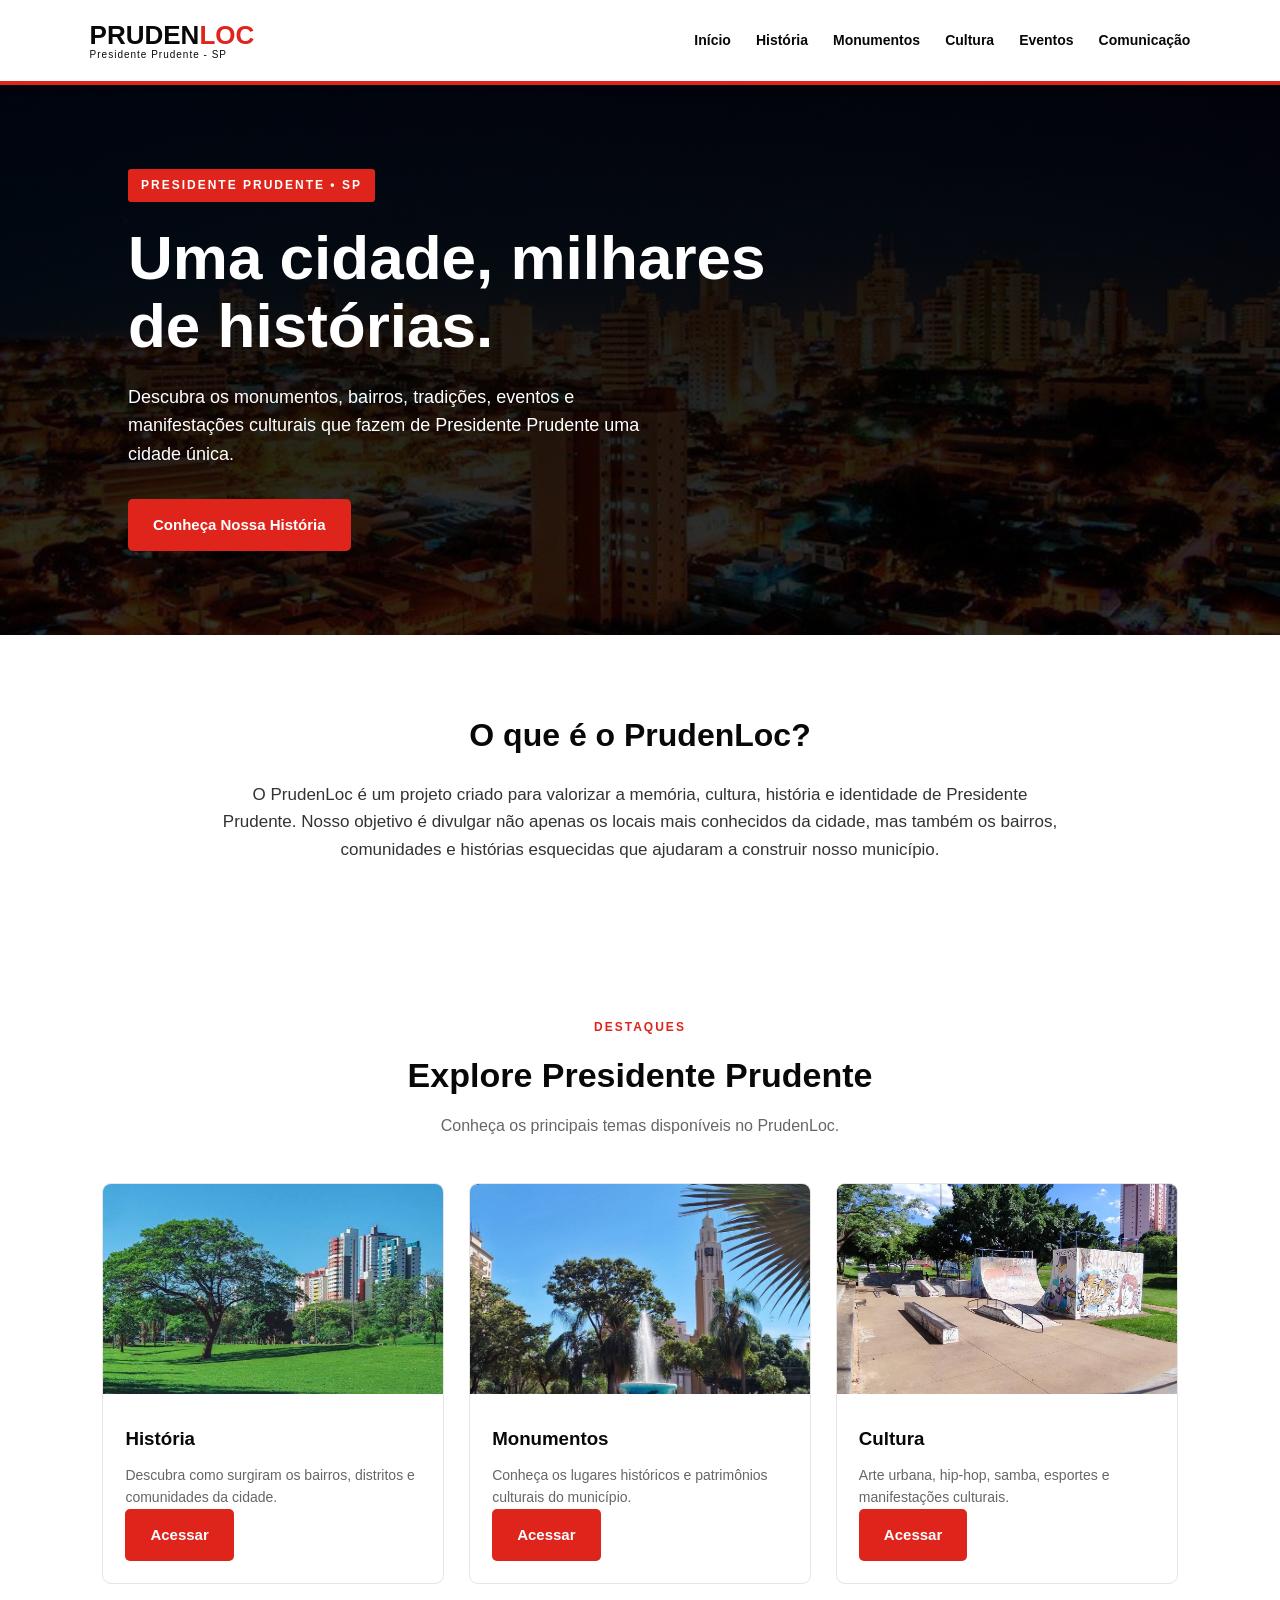
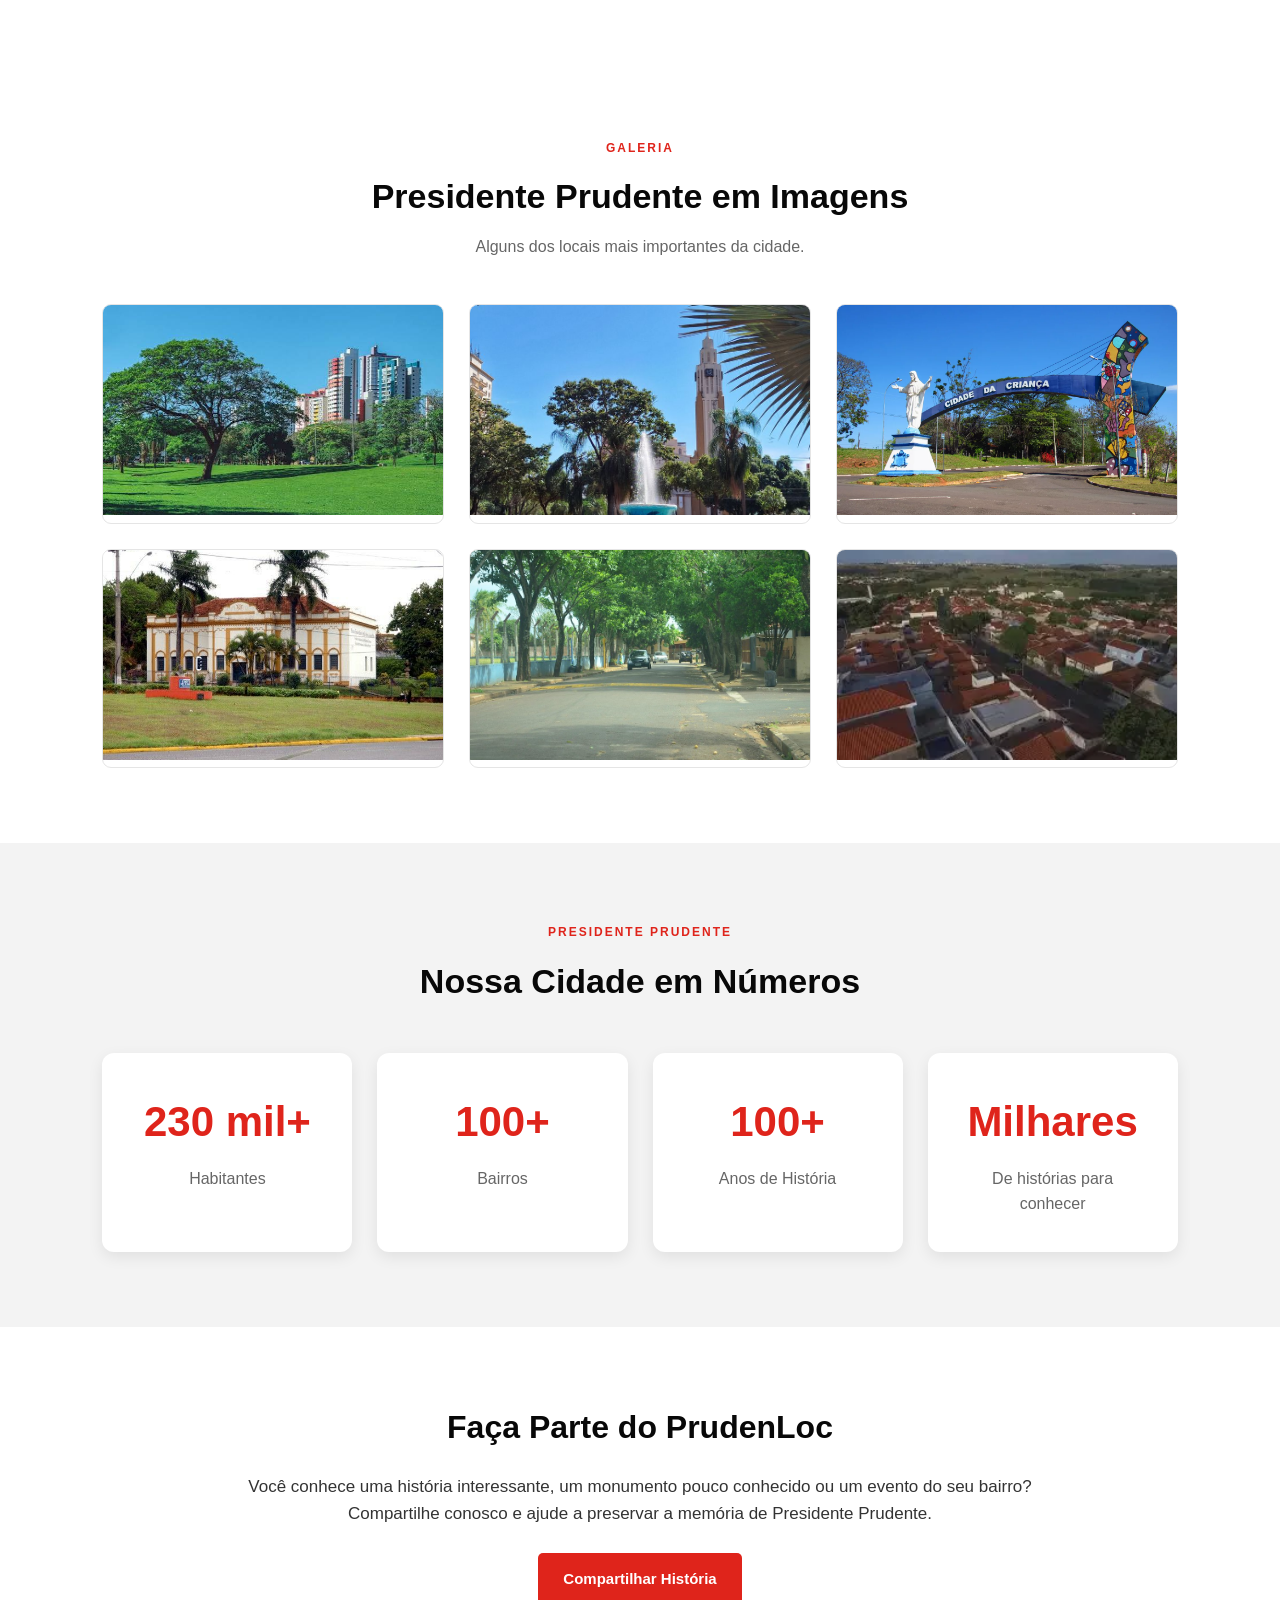
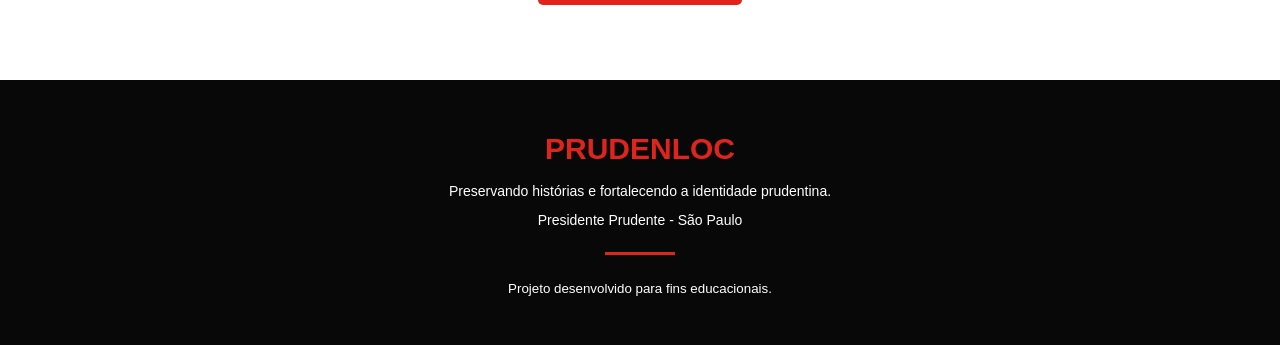
<file: index.html>
<!DOCTYPE html>
<html lang="pt-BR">

<head>

    <meta charset="UTF-8">

    <meta name="viewport"
          content="width=device-width, initial-scale=1.0">

    <meta name="description"
          content="PrudenLoc - Conheça a história, cultura, monumentos e eventos de Presidente Prudente.">

    <title>PrudenLoc | Início</title>

    <link rel="stylesheet"
          href="css/style.css">

</head>

<body>

    <!-- CABEÇALHO -->

    <header class="header">

        <div class="logo">

            <span>PRUDEN</span><span class="logo-red">LOC</span>

            <small>
                Presidente Prudente - SP
            </small>

        </div>

        <button class="menu-toggle"
                id="menuToggle">

            ☰

        </button>

        <nav class="navbar"
             id="navbar">

            <a href="index.html">Início</a>

            <a href="historia.html">História</a>

            <a href="monumentos.html">Monumentos</a>

            <a href="cultura.html">Cultura</a>

            <a href="eventos.html">Eventos</a>

            <a href="comunicacao.html">Comunicação</a>

        </nav>

    </header>

    <!-- CARROSSEL -->

    <section class="hero">

        <div class="hero-content">

            <span class="tag">
                PRESIDENTE PRUDENTE • SP
            </span>

            <h1>
                Uma cidade, milhares de histórias.
            </h1>

            <p>

                Descubra os monumentos, bairros,
                tradições, eventos e manifestações
                culturais que fazem de Presidente
                Prudente uma cidade única.

            </p>

            <a href="historia.html"
               class="btn">

                Conheça Nossa História

            </a>

        </div>

    </section>

    <!-- SOBRE -->

    <section class="introducao">

        <h2>
            O que é o PrudenLoc?
        </h2>

        <p>

            O PrudenLoc é um projeto criado para valorizar
            a memória, cultura, história e identidade de
            Presidente Prudente. Nosso objetivo é divulgar
            não apenas os locais mais conhecidos da cidade,
            mas também os bairros, comunidades e histórias
            esquecidas que ajudaram a construir nosso município.

        </p>

    </section>

    <!-- DESTAQUES -->

    <section class="section">

        <div class="section-heading">

            <span>
                DESTAQUES
            </span>

            <h2>
                Explore Presidente Prudente
            </h2>

            <p>

                Conheça os principais temas disponíveis
                no PrudenLoc.

            </p>

        </div>

        <div class="cards">

            <article class="card">

                <img src="./img/pq do pv.jpg"
                     alt="Parque do Povo">

                <div class="card-content">

                    <h3>
                        História
                    </h3>

                    <p>

                        Descubra como surgiram os bairros,
                        distritos e comunidades da cidade.

                    </p>

                    <a href="historia.html"
                       class="btn">

                        Acessar

                    </a>

                </div>

            </article>

            <article class="card">

                <img src="./img/praça.jpg"
                     alt="Catedral">

                <div class="card-content">

                    <h3>
                        Monumentos
                    </h3>

                    <p>

                        Conheça os lugares históricos e
                        patrimônios culturais do município.

                    </p>

                    <a href="monumentos.html"
                       class="btn">

                        Acessar

                    </a>

                </div>

            </article>

            <article class="card">

                <img src="./img/sk8.jpg"
                     alt="Cultura">

                <div class="card-content">

                    <h3>
                        Cultura
                    </h3>

                    <p>

                        Arte urbana, hip-hop, samba,
                        esportes e manifestações culturais.

                    </p>

                    <a href="cultura.html"
                       class="btn">

                        Acessar

                    </a>

                </div>

            </article>

        </div>

    </section>

    <!-- GALERIA -->

    <section class="section">

        <div class="section-heading">

            <span>
                GALERIA
            </span>

            <h2>
                Presidente Prudente em Imagens
            </h2>

            <p>

                Alguns dos locais mais importantes
                da cidade.

            </p>

        </div>

        <div class="cards">

            <article class="card">
                <img src="./img/pq do pv.jpg" alt="">
            </article>

            <article class="card">
                <img src="./img/praça.jpg" alt="">
            </article>

            <article class="card">
                <img src="./img/city das kids.webp" alt="">
            </article>

            <article class="card">
                <img src="./img/museu.jpg" alt="">
            </article>

            <article class="card">
                <img src="./img/montalvao.jpg" alt="">
            </article>

            <article class="card">
                <img src="./img/ana jacinta.webp" alt="">
            </article>

        </div>

    </section>

    <!-- ESTATÍSTICAS -->

    <section class="section events-section">

        <div class="section-heading">

            <span>
                PRESIDENTE PRUDENTE
            </span>

            <h2>
                Nossa Cidade em Números
            </h2>

        </div>

        <div class="numeros-grid">

            <div class="numero-card">

                <h3>230 mil+</h3>

                <p>
                    Habitantes
                </p>

            </div>

            <div class="numero-card">

                <h3>100+</h3>

                <p>
                    Bairros
                </p>

            </div>

            <div class="numero-card">

                <h3>100+</h3>

                <p>
                    Anos de História
                </p>

            </div>

            <div class="numero-card">

                <h3>Milhares</h3>

                <p>
                    De histórias para conhecer
                </p>

            </div>

        </div>

    </section>

    <!-- CHAMADA FINAL -->

    <section class="introducao">

        <h2>
            Faça Parte do PrudenLoc
        </h2>

        <p>

            Você conhece uma história interessante,
            um monumento pouco conhecido ou um evento
            do seu bairro? Compartilhe conosco e ajude
            a preservar a memória de Presidente Prudente.

        </p>

        <br>

        <a href="comunicacao.html"
           class="btn">

            Compartilhar História

        </a>

    </section>

    <!-- RODAPÉ -->

    <footer class="footer">

        <h2>
            PRUDENLOC
        </h2>

        <p>
            Preservando histórias e fortalecendo a identidade prudentina.
        </p>

        <p>
            Presidente Prudente - São Paulo
        </p>

        <div class="footer-line"></div>

        <small>

            Projeto desenvolvido para fins educacionais.

        </small>

    </footer>

    <script src="js/script.js"></script>

</body>

</html>
</file>
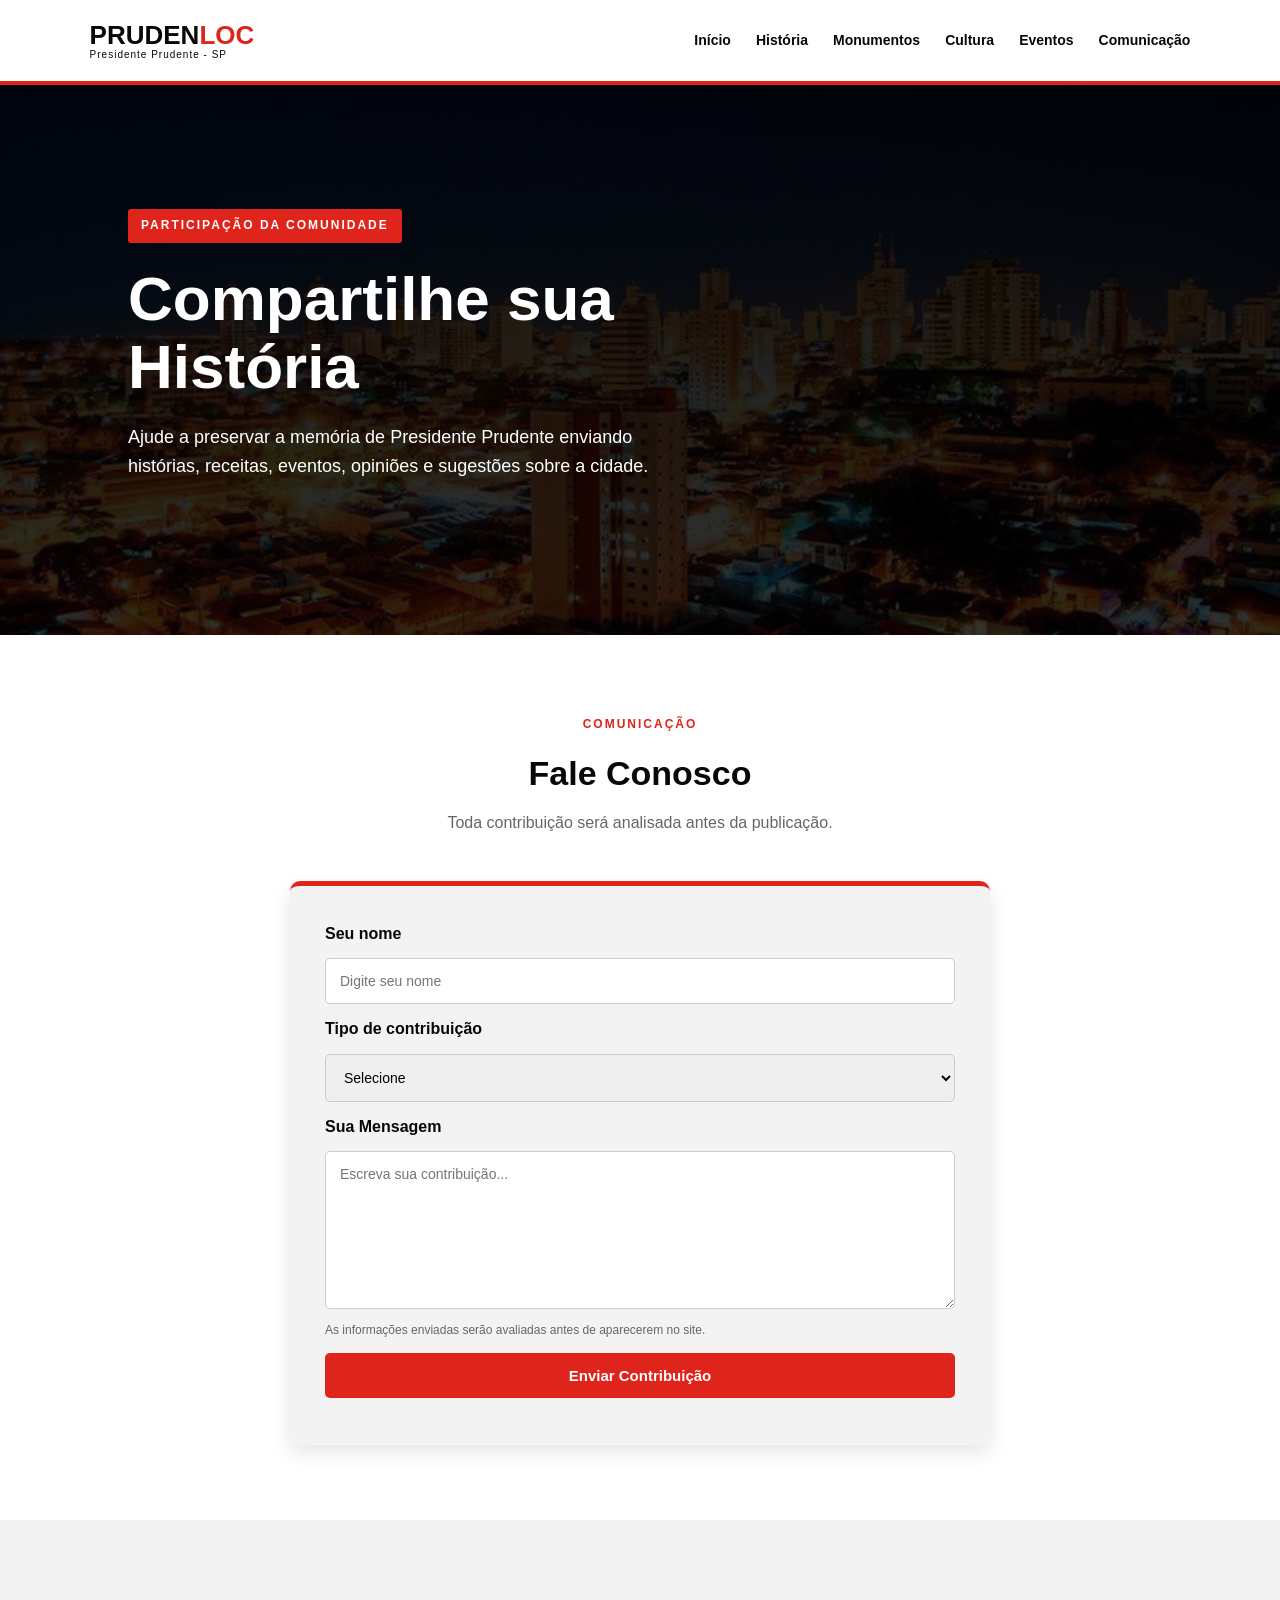
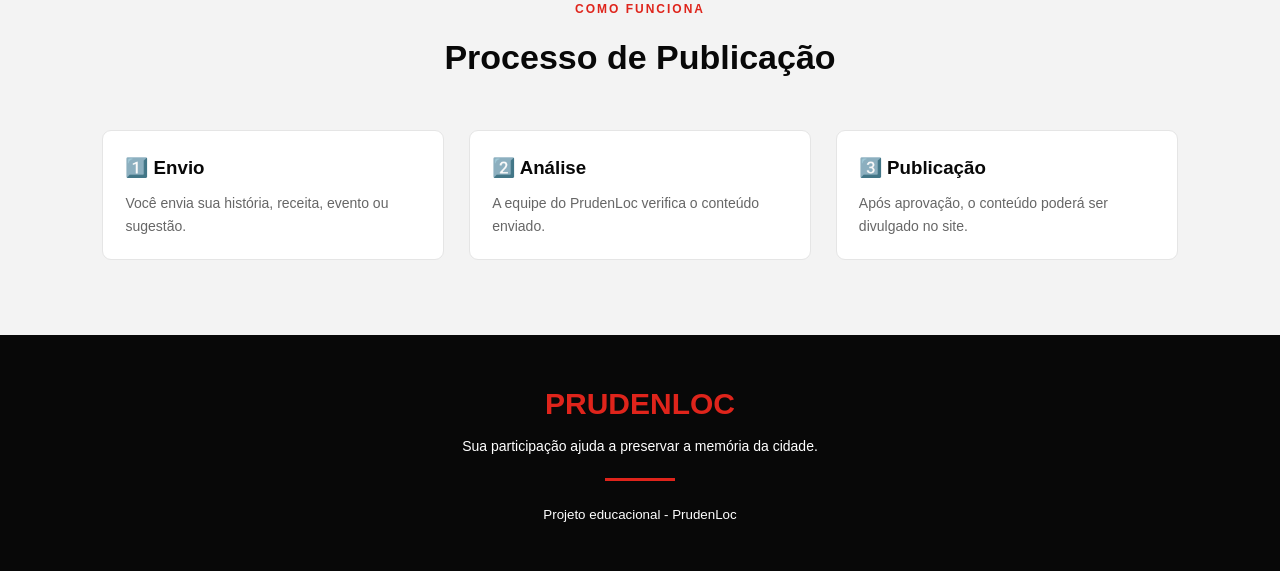
<file: comunicacao.html>
<!DOCTYPE html>
<html lang="pt-BR">
<head>
    <meta charset="UTF-8">
    <meta name="viewport" content="width=device-width, initial-scale=1.0">
    <title>PrudenLoc | Comunicação</title>
    <link rel="stylesheet" href="css/style.css">
</head>
<body>

<header class="header">
    <div class="logo">
        <span>PRUDEN</span><span class="logo-red">LOC</span>
        <small>Presidente Prudente - SP</small>
    </div>

    <button class="menu-toggle" id="menuToggle">
        ☰
    </button>

    <nav class="navbar" id="navbar">
        <a href="index.html">Início</a>
        <a href="historia.html">História</a>
        <a href="monumentos.html">Monumentos</a>
        <a href="cultura.html">Cultura</a>
        <a href="eventos.html">Eventos</a>
        <a href="comunicacao.html">Comunicação</a>
    </nav>
</header>

<section class="hero">
    <div class="hero-content">
        <span class="tag">
            PARTICIPAÇÃO DA COMUNIDADE
        </span>

        <h1>
            Compartilhe sua História
        </h1>

        <p>
            Ajude a preservar a memória de Presidente Prudente enviando histórias,
            receitas, eventos, opiniões e sugestões sobre a cidade.
        </p>
    </div>
</section>

<section class="section">
    <div class="section-heading">
        <span>COMUNICAÇÃO</span>
        <h2>Fale Conosco</h2>
        <p>
            Toda contribuição será analisada antes da publicação.
        </p>
    </div>

    <div class="communication-box">

        <form
            id="formComunicacao"
            action="https://formsubmit.co/vieiradesouzamariaclara918@gmail.com"
            method="POST">

            <input type="hidden" name="_subject" value="Nova contribuição - PrudenLoc">
            <input type="hidden" name="_captcha" value="false">
            <input type="hidden" name="_template" value="table">

            <label for="nome">
                Seu nome
            </label>

            <input
                type="text"
                id="nome"
                name="nome"
                placeholder="Digite seu nome"
                required>

            <label for="tipo">
                Tipo de contribuição
            </label>

            <select
                id="tipo"
                name="tipo"
                required>

                <option value="">
                    Selecione
                </option>

                <option>História de Bairro</option>
                <option>Receita</option>
                <option>Opinião</option>
                <option>Evento</option>
                <option>Indicação de Lugar</option>
                <option>Outro</option>

            </select>

            <label for="mensagem">
                Sua Mensagem
            </label>

            <textarea
                id="mensagem"
                name="mensagem"
                rows="8"
                placeholder="Escreva sua contribuição..."
                required></textarea>

            <p class="privacy-note">
                As informações enviadas serão avaliadas antes de aparecerem no site.
            </p>

            <button type="submit" class="btn">
                Enviar Contribuição
            </button>

            <p id="feedback"></p>

        </form>

    </div>
</section>

<section class="section events-section">
    <div class="section-heading">
        <span>COMO FUNCIONA</span>
        <h2>Processo de Publicação</h2>
    </div>

    <div class="cards">

        <article class="card">
            <div class="card-content">
                <h3>1️⃣ Envio</h3>
                <p>
                    Você envia sua história, receita, evento ou sugestão.
                </p>
            </div>
        </article>

        <article class="card">
            <div class="card-content">
                <h3>2️⃣ Análise</h3>
                <p>
                    A equipe do PrudenLoc verifica o conteúdo enviado.
                </p>
            </div>
        </article>

        <article class="card">
            <div class="card-content">
                <h3>3️⃣ Publicação</h3>
                <p>
                    Após aprovação, o conteúdo poderá ser divulgado no site.
                </p>
            </div>
        </article>

    </div>
</section>

<footer class="footer">
    <h2>PRUDENLOC</h2>

    <p>
        Sua participação ajuda a preservar a memória da cidade.
    </p>

    <div class="footer-line"></div>

    <small>
        Projeto educacional - PrudenLoc
    </small>
</footer>

<script src="js/script.js"></script>

</body>
</html>
</file>
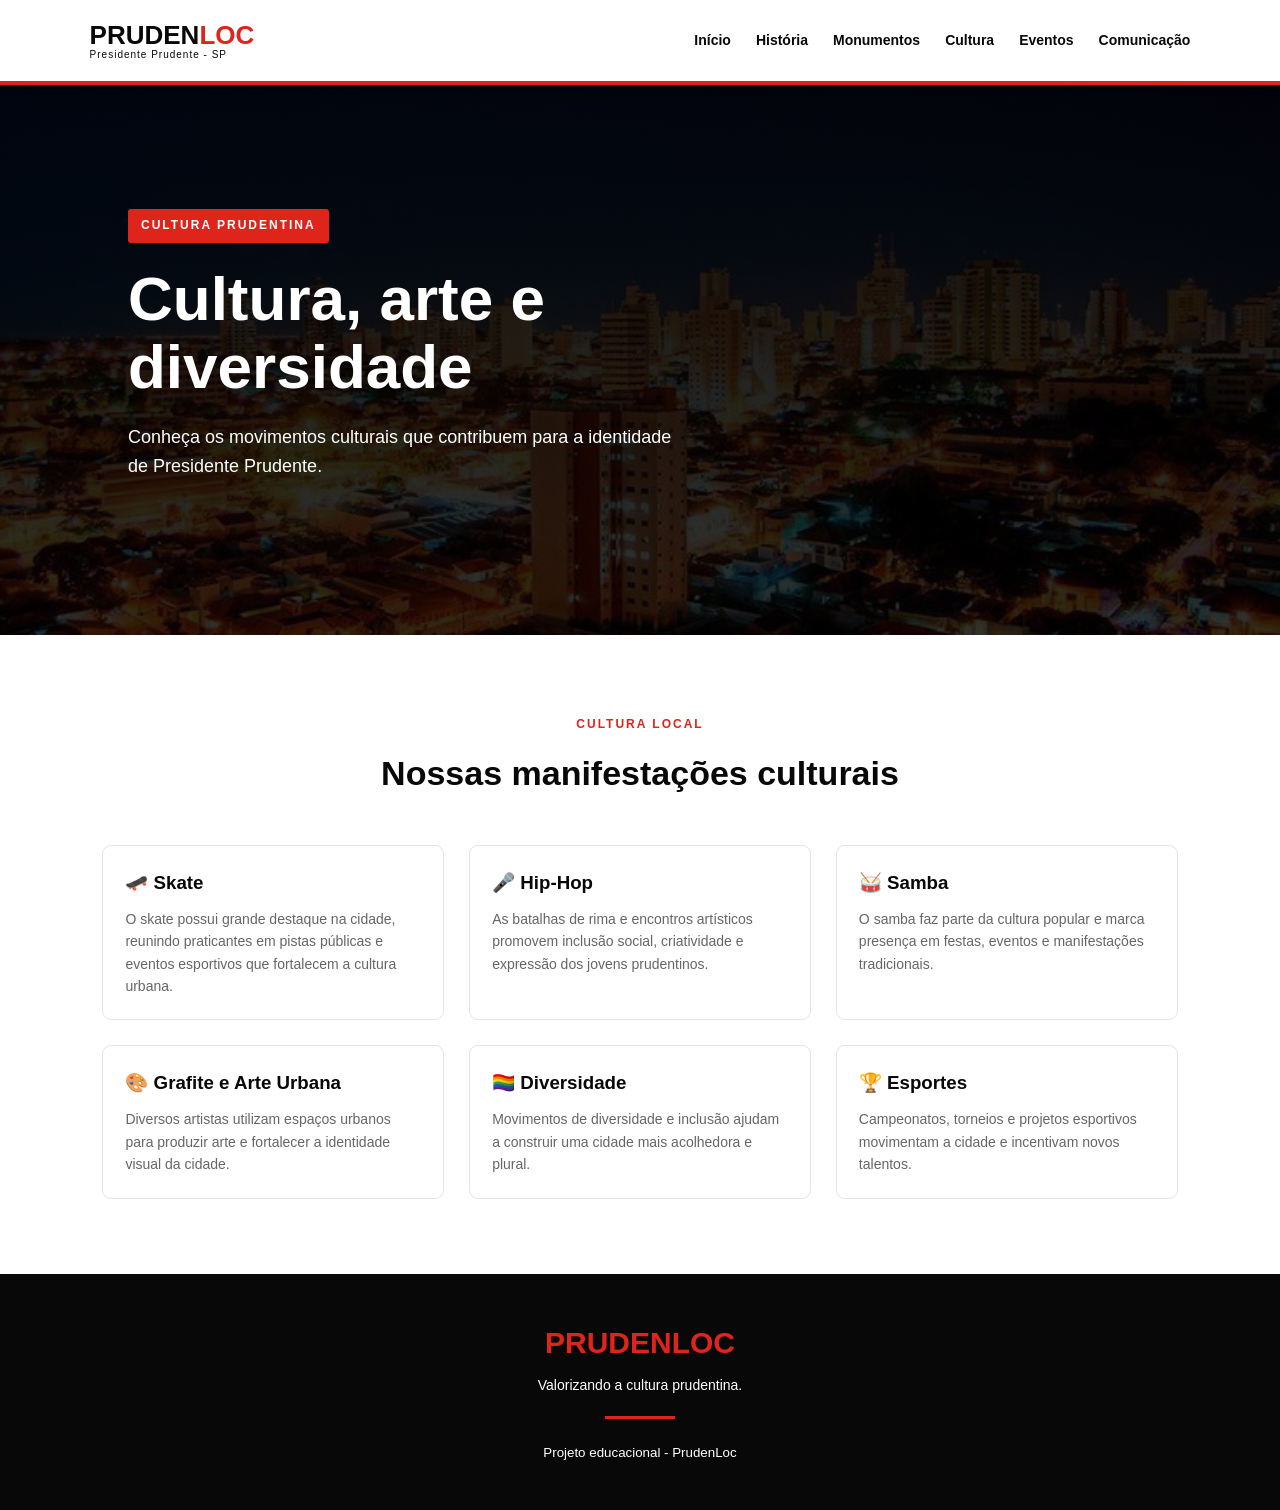
<file: cultura.html>
<!DOCTYPE html>
<html lang="pt-BR">

<head>

    <meta charset="UTF-8">
    <meta name="viewport" content="width=device-width, initial-scale=1.0">

    <title>PrudenLoc | Cultura</title>

    <link rel="stylesheet" href="css/style.css">

</head>

<body>

<header class="header">

    <div class="logo">
        <span>PRUDEN</span><span class="logo-red">LOC</span>
        <small>Presidente Prudente - SP</small>
    </div>

    <button class="menu-toggle" id="menuToggle">☰</button>

    <nav class="navbar" id="navbar">
        <a href="index.html">Início</a>
        <a href="historia.html">História</a>
        <a href="monumentos.html">Monumentos</a>
        <a href="cultura.html">Cultura</a>
        <a href="eventos.html">Eventos</a>
        <a href="comunicacao.html">Comunicação</a>
    </nav>

</header>

<section class="hero">

    <div class="hero-content">

        <span class="tag">
            CULTURA PRUDENTINA
        </span>

        <h1>
            Cultura, arte e diversidade
        </h1>

        <p>
            Conheça os movimentos culturais que contribuem
            para a identidade de Presidente Prudente.
        </p>

    </div>

</section>

<section class="section">

    <div class="section-heading">

        <span>CULTURA LOCAL</span>

        <h2>Nossas manifestações culturais</h2>

    </div>

    <div class="cards">

        <article class="card">

            <div class="card-content">

                <h3>🛹 Skate</h3>

                <p>
                    O skate possui grande destaque na cidade,
                    reunindo praticantes em pistas públicas e
                    eventos esportivos que fortalecem a cultura urbana.
                </p>

            </div>

        </article>

        <article class="card">

            <div class="card-content">

                <h3>🎤 Hip-Hop</h3>

                <p>
                    As batalhas de rima e encontros artísticos
                    promovem inclusão social, criatividade e
                    expressão dos jovens prudentinos.
                </p>

            </div>

        </article>

        <article class="card">

            <div class="card-content">

                <h3>🥁 Samba</h3>

                <p>
                    O samba faz parte da cultura popular e
                    marca presença em festas, eventos e
                    manifestações tradicionais.
                </p>

            </div>

        </article>

        <article class="card">

            <div class="card-content">

                <h3>🎨 Grafite e Arte Urbana</h3>

                <p>
                    Diversos artistas utilizam espaços urbanos
                    para produzir arte e fortalecer a identidade
                    visual da cidade.
                </p>

            </div>

        </article>

        <article class="card">

            <div class="card-content">

                <h3>🏳️‍🌈 Diversidade</h3>

                <p>
                    Movimentos de diversidade e inclusão ajudam
                    a construir uma cidade mais acolhedora e plural.
                </p>

            </div>

        </article>

        <article class="card">

            <div class="card-content">

                <h3>🏆 Esportes</h3>

                <p>
                    Campeonatos, torneios e projetos esportivos
                    movimentam a cidade e incentivam novos talentos.
                </p>

            </div>

        </article>

    </div>

</section>

<footer class="footer">

    <h2>PRUDENLOC</h2>

    <p>Valorizando a cultura prudentina.</p>

    <div class="footer-line"></div>

    <small>
        Projeto educacional - PrudenLoc
    </small>

</footer>

<script src="js/script.js"></script>

</body>

</html>
</file>
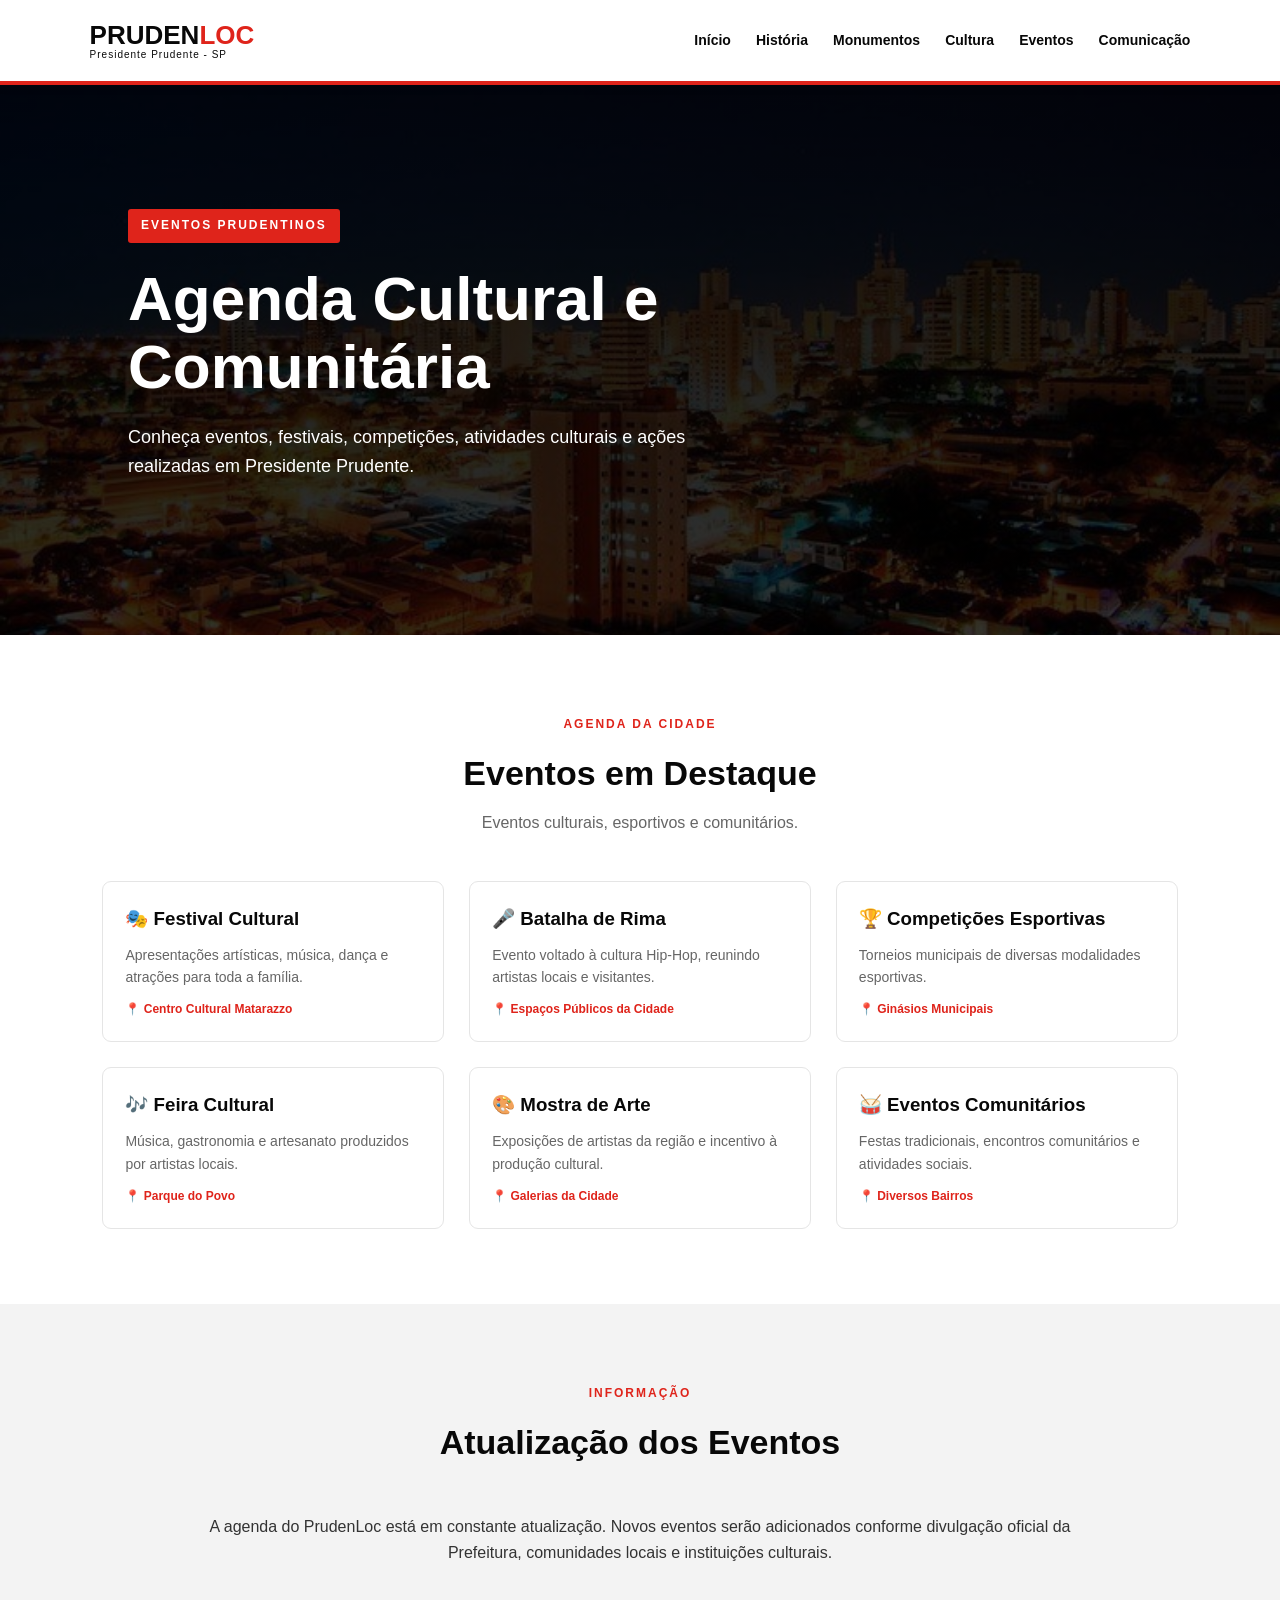
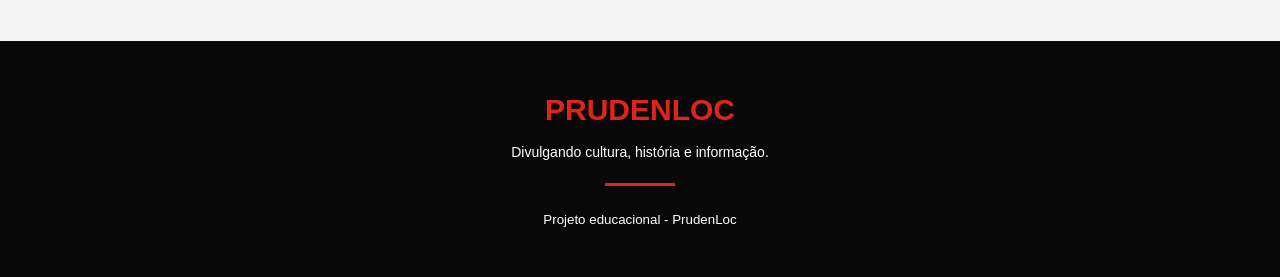
<file: eventos.html>
<!DOCTYPE html>
<html lang="pt-BR">

<head>

    <meta charset="UTF-8">

    <meta name="viewport"
          content="width=device-width, initial-scale=1.0">

    <title>PrudenLoc | Eventos</title>

    <link rel="stylesheet"
          href="css/style.css">

</head>

<body>

<header class="header">

    <div class="logo">
        <span>PRUDEN</span><span class="logo-red">LOC</span>
        <small>Presidente Prudente - SP</small>
    </div>

    <button class="menu-toggle" id="menuToggle">☰</button>

    <nav class="navbar" id="navbar">
        <a href="index.html">Início</a>
        <a href="historia.html">História</a>
        <a href="monumentos.html">Monumentos</a>
        <a href="cultura.html">Cultura</a>
        <a href="eventos.html">Eventos</a>
        <a href="comunicacao.html">Comunicação</a>
    </nav>

</header>

<section class="hero">

    <div class="hero-content">

        <span class="tag">
            EVENTOS PRUDENTINOS
        </span>

        <h1>
            Agenda Cultural e Comunitária
        </h1>

        <p>
            Conheça eventos, festivais, competições,
            atividades culturais e ações realizadas
            em Presidente Prudente.
        </p>

    </div>

</section>

<section class="section">

    <div class="section-heading">

        <span>
            AGENDA DA CIDADE
        </span>

        <h2>
            Eventos em Destaque
        </h2>

        <p>
            Eventos culturais, esportivos e comunitários.
        </p>

    </div>

    <div class="cards">

        <article class="card">

            <div class="card-content">

                <h3>
                    🎭 Festival Cultural
                </h3>

                <p>
                    Apresentações artísticas, música,
                    dança e atrações para toda a família.
                </p>

                <span class="location">
                    📍 Centro Cultural Matarazzo
                </span>

            </div>

        </article>

        <article class="card">

            <div class="card-content">

                <h3>
                    🎤 Batalha de Rima
                </h3>

                <p>
                    Evento voltado à cultura Hip-Hop,
                    reunindo artistas locais e visitantes.
                </p>

                <span class="location">
                    📍 Espaços Públicos da Cidade
                </span>

            </div>

        </article>

        <article class="card">

            <div class="card-content">

                <h3>
                    🏆 Competições Esportivas
                </h3>

                <p>
                    Torneios municipais de diversas
                    modalidades esportivas.
                </p>

                <span class="location">
                    📍 Ginásios Municipais
                </span>

            </div>

        </article>

        <article class="card">

            <div class="card-content">

                <h3>
                    🎶 Feira Cultural
                </h3>

                <p>
                    Música, gastronomia e artesanato
                    produzidos por artistas locais.
                </p>

                <span class="location">
                    📍 Parque do Povo
                </span>

            </div>

        </article>

        <article class="card">

            <div class="card-content">

                <h3>
                    🎨 Mostra de Arte
                </h3>

                <p>
                    Exposições de artistas da região
                    e incentivo à produção cultural.
                </p>

                <span class="location">
                    📍 Galerias da Cidade
                </span>

            </div>

        </article>

        <article class="card">

            <div class="card-content">

                <h3>
                    🥁 Eventos Comunitários
                </h3>

                <p>
                    Festas tradicionais, encontros
                    comunitários e atividades sociais.
                </p>

                <span class="location">
                    📍 Diversos Bairros
                </span>

            </div>

        </article>

    </div>

</section>

<section class="section events-section">

    <div class="section-heading">

        <span>
            INFORMAÇÃO
        </span>

        <h2>
            Atualização dos Eventos
        </h2>

    </div>

    <p style="text-align:center; max-width:900px; margin:auto;">

        A agenda do PrudenLoc está em constante atualização.
        Novos eventos serão adicionados conforme divulgação
        oficial da Prefeitura, comunidades locais e instituições culturais.

    </p>

</section>

<footer class="footer">

    <h2>PRUDENLOC</h2>

    <p>
        Divulgando cultura, história e informação.
    </p>

    <div class="footer-line"></div>

    <small>
        Projeto educacional - PrudenLoc
    </small>

</footer>

<script src="js/script.js"></script>

</body>

</html>
</file>
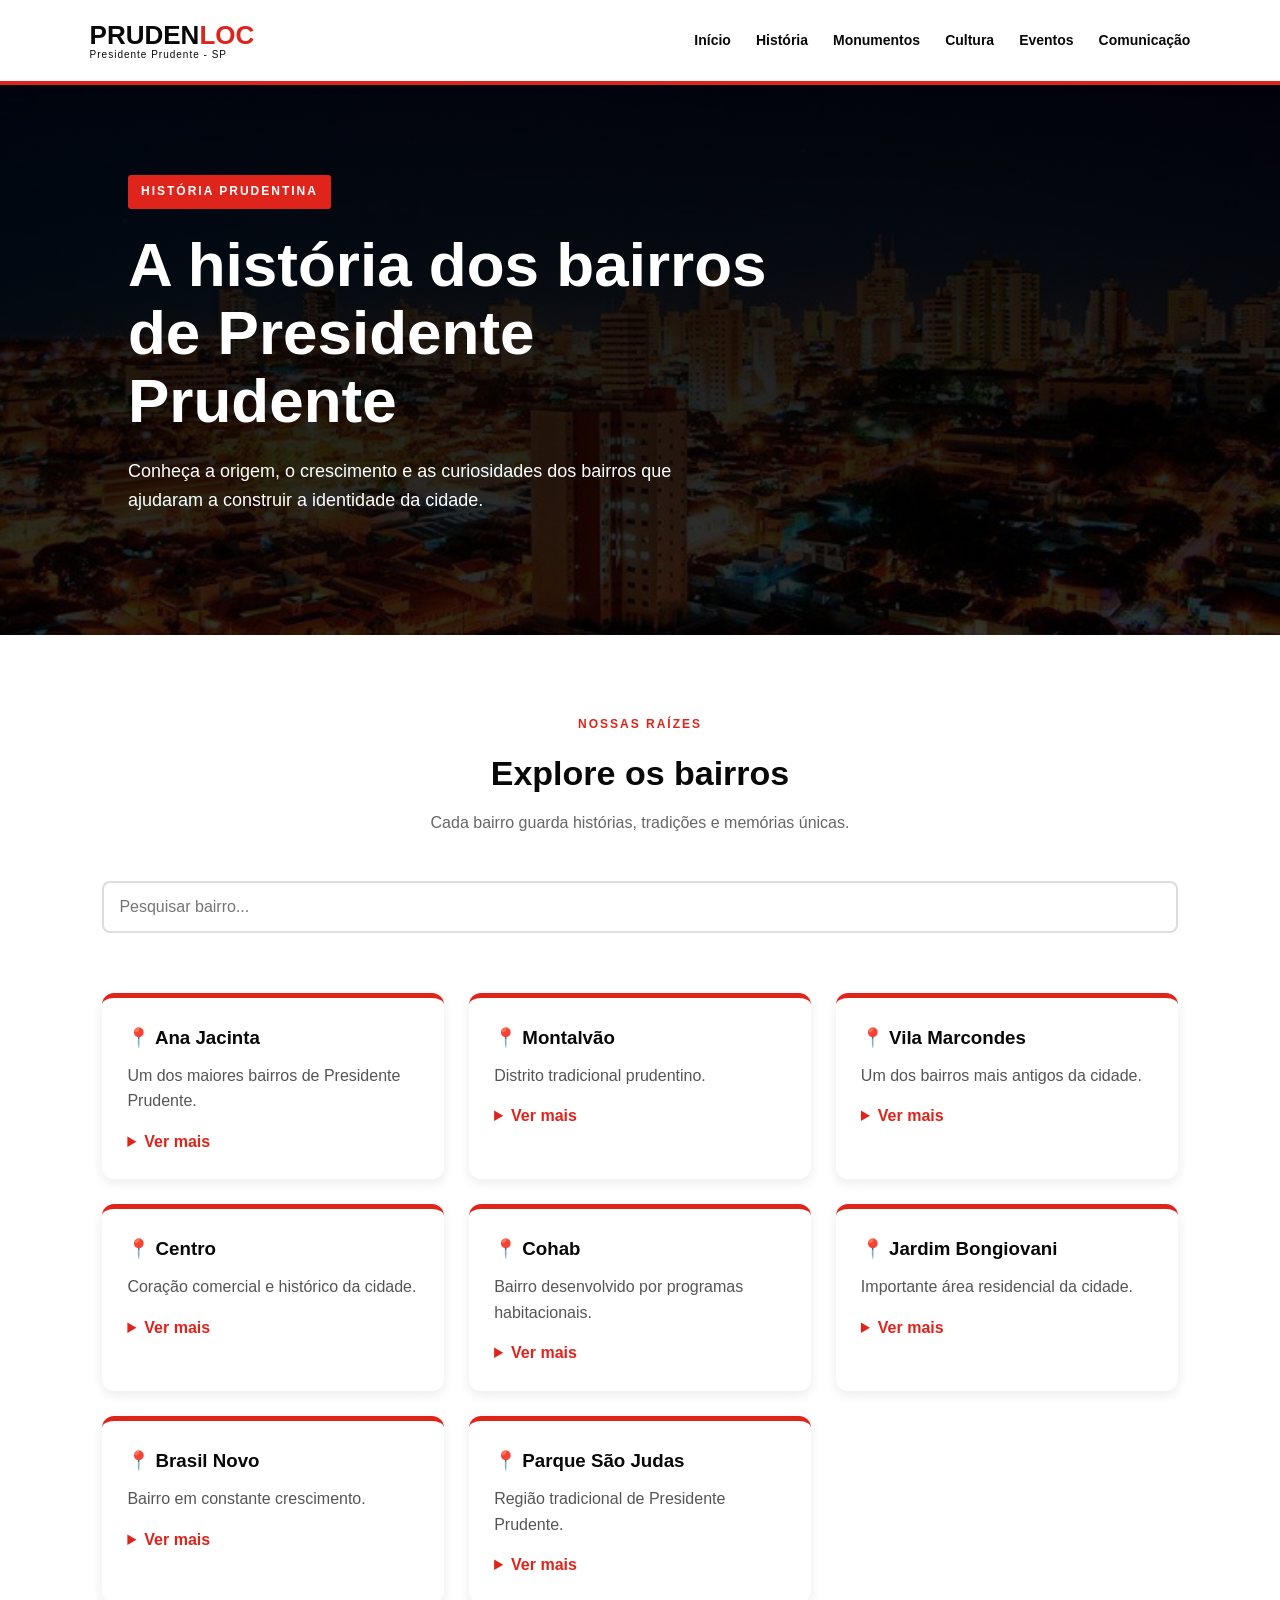
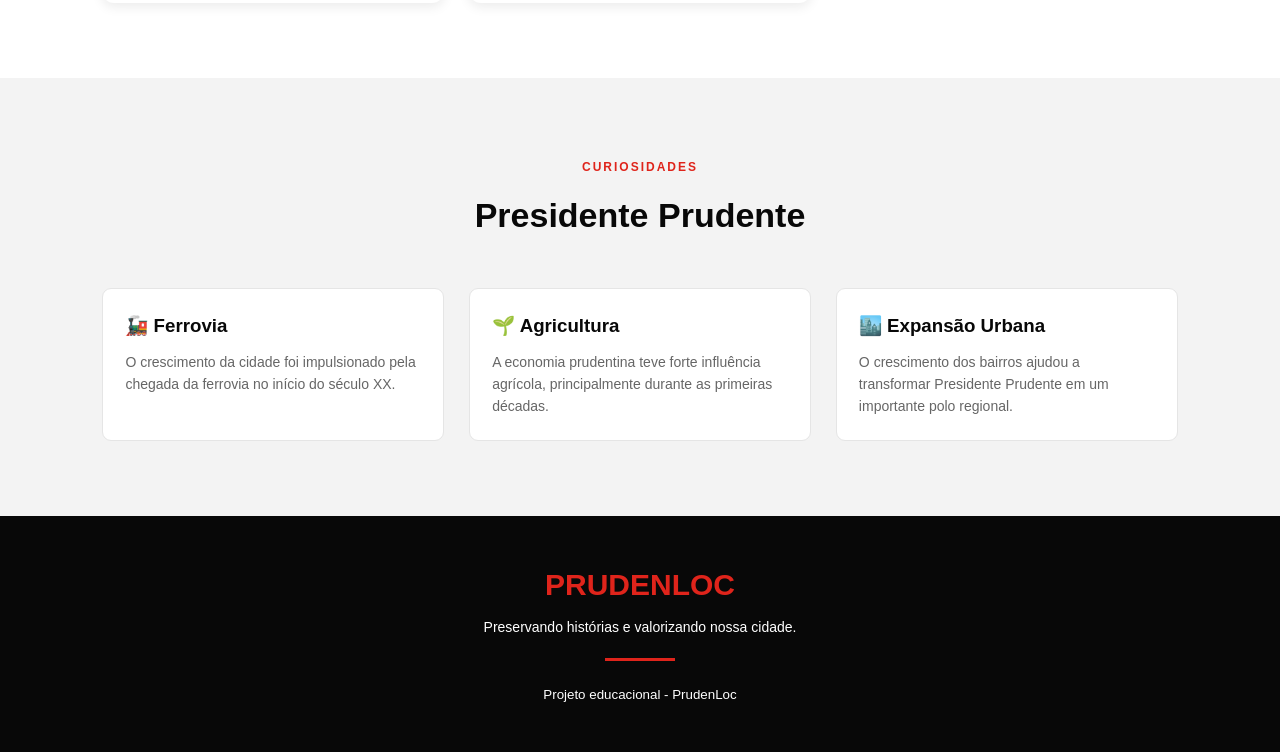
<file: historia.html>
<!DOCTYPE html>
<html lang="pt-BR">

<head>
    <meta charset="UTF-8">
    <meta name="viewport" content="width=device-width, initial-scale=1.0">
    <title>PrudenLoc | História</title>

    <link rel="stylesheet" href="css/style.css">
</head>

<body>

    <header class="header">

        <div class="logo">
            <span>PRUDEN</span><span class="logo-red">LOC</span>
            <small>Presidente Prudente - SP</small>
        </div>

        <button class="menu-toggle" id="menuToggle">☰</button>

        <nav class="navbar" id="navbar">
            <a href="index.html">Início</a>
            <a href="historia.html">História</a>
            <a href="monumentos.html">Monumentos</a>
            <a href="cultura.html">Cultura</a>
            <a href="eventos.html">Eventos</a>
            <a href="comunicacao.html">Comunicação</a>
        </nav>

    </header>

    <section class="hero">

        <div class="hero-content">

            <span class="tag">
                HISTÓRIA PRUDENTINA
            </span>

            <h1>
                A história dos bairros de Presidente Prudente
            </h1>

            <p>
                Conheça a origem, o crescimento e as curiosidades dos
                bairros que ajudaram a construir a identidade da cidade.
            </p>

        </div>

    </section>

    <section class="section">

        <div class="section-heading">

            <span>NOSSAS RAÍZES</span>

            <h2>
                Explore os bairros
            </h2>

            <p>
                Cada bairro guarda histórias, tradições e memórias únicas.
            </p>

        </div>

        <input type="text"
               id="buscaBairro"
               placeholder="Pesquisar bairro..."
               class="busca-bairro">

        <div class="bairros-grid">

            <div class="bairro-card">

                <h3>📍 Ana Jacinta</h3>

                <p>
                    Um dos maiores bairros de Presidente Prudente.
                </p>

                <details>

                    <summary>Ver mais</summary>

                    <p>
                        O Ana Jacinta surgiu através de programas de habitação
                        popular e tornou-se uma das regiões mais populosas do
                        município. Possui comércio ativo, escolas e intensa
                        movimentação comunitária.
                    </p>

                </details>

            </div>

            <div class="bairro-card">

                <h3>📍 Montalvão</h3>

                <p>
                    Distrito tradicional prudentino.
                </p>

                <details>

                    <summary>Ver mais</summary>

                    <p>
                        Conhecido por suas características rurais e agrícolas,
                        Montalvão preserva costumes tradicionais e representa
                        parte importante da formação histórica do município.
                    </p>

                </details>

            </div>

            <div class="bairro-card">

                <h3>📍 Vila Marcondes</h3>

                <p>
                    Um dos bairros mais antigos da cidade.
                </p>

                <details>

                    <summary>Ver mais</summary>

                    <p>
                        Teve grande influência do desenvolvimento ferroviário
                        e participou diretamente da expansão urbana de
                        Presidente Prudente.
                    </p>

                </details>

            </div>

            <div class="bairro-card">

                <h3>📍 Centro</h3>

                <p>
                    Coração comercial e histórico da cidade.
                </p>

                <details>

                    <summary>Ver mais</summary>

                    <p>
                        O Centro reúne prédios históricos, instituições
                        públicas, comércio e diversos marcos importantes
                        da história prudentina.
                    </p>

                </details>

            </div>

            <div class="bairro-card">

                <h3>📍 Cohab</h3>

                <p>
                    Bairro desenvolvido por programas habitacionais.
                </p>

                <details>

                    <summary>Ver mais</summary>

                    <p>
                        A Cohab foi criada para atender a crescente demanda
                        residencial da cidade, contribuindo para a expansão
                        urbana de Presidente Prudente.
                    </p>

                </details>

            </div>

            <div class="bairro-card">

                <h3>📍 Jardim Bongiovani</h3>

                <p>
                    Importante área residencial da cidade.
                </p>

                <details>

                    <summary>Ver mais</summary>

                    <p>
                        Conhecido por sua localização estratégica e forte
                        desenvolvimento urbano, abriga diversas instituições,
                        comércios e serviços.
                    </p>

                </details>

            </div>

            <div class="bairro-card">

                <h3>📍 Brasil Novo</h3>

                <p>
                    Bairro em constante crescimento.
                </p>

                <details>

                    <summary>Ver mais</summary>

                    <p>
                        O Brasil Novo se desenvolveu junto à expansão das áreas
                        residenciais da cidade e hoje possui forte presença de
                        famílias e comércio local.
                    </p>

                </details>

            </div>

            <div class="bairro-card">

                <h3>📍 Parque São Judas</h3>

                <p>
                    Região tradicional de Presidente Prudente.
                </p>

                <details>

                    <summary>Ver mais</summary>

                    <p>
                        O bairro se destaca pela forte presença comunitária,
                        comércio de bairro e participação em eventos locais.
                    </p>

                </details>

            </div>

        </div>

    </section>

    <section class="section events-section">

        <div class="section-heading">

            <span>CURIOSIDADES</span>

            <h2>
                Presidente Prudente
            </h2>

        </div>

        <div class="cards">

            <article class="card">

                <div class="card-content">

                    <h3>🚂 Ferrovia</h3>

                    <p>
                        O crescimento da cidade foi impulsionado pela chegada
                        da ferrovia no início do século XX.
                    </p>

                </div>

            </article>

            <article class="card">

                <div class="card-content">

                    <h3>🌱 Agricultura</h3>

                    <p>
                        A economia prudentina teve forte influência agrícola,
                        principalmente durante as primeiras décadas.
                    </p>

                </div>

            </article>

            <article class="card">

                <div class="card-content">

                    <h3>🏙️ Expansão Urbana</h3>

                    <p>
                        O crescimento dos bairros ajudou a transformar
                        Presidente Prudente em um importante polo regional.
                    </p>

                </div>

            </article>

        </div>

    </section>

    <footer class="footer">

        <h2>PRUDENLOC</h2>

        <p>
            Preservando histórias e valorizando nossa cidade.
        </p>

        <div class="footer-line"></div>

        <small>
            Projeto educacional - PrudenLoc
        </small>

    </footer>

    <script src="js/script.js"></script>

</body>

</html>
</file>
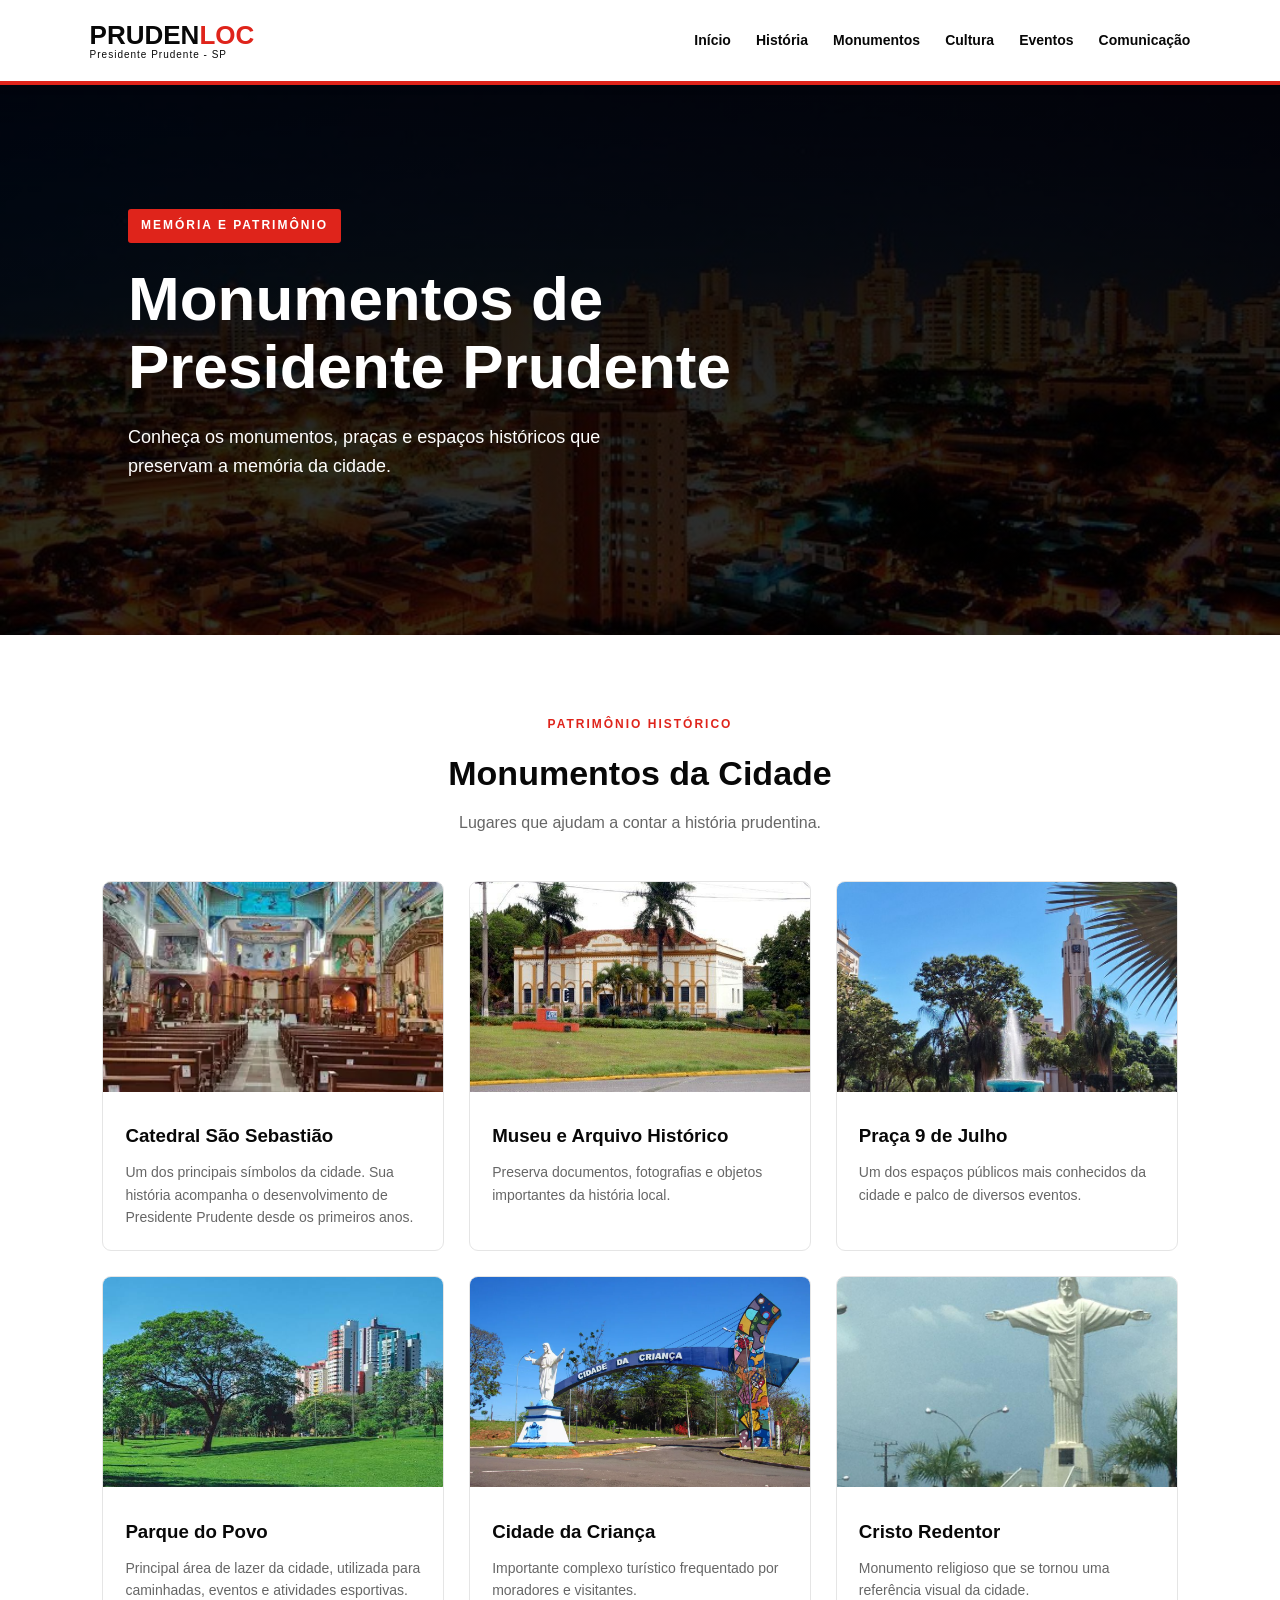
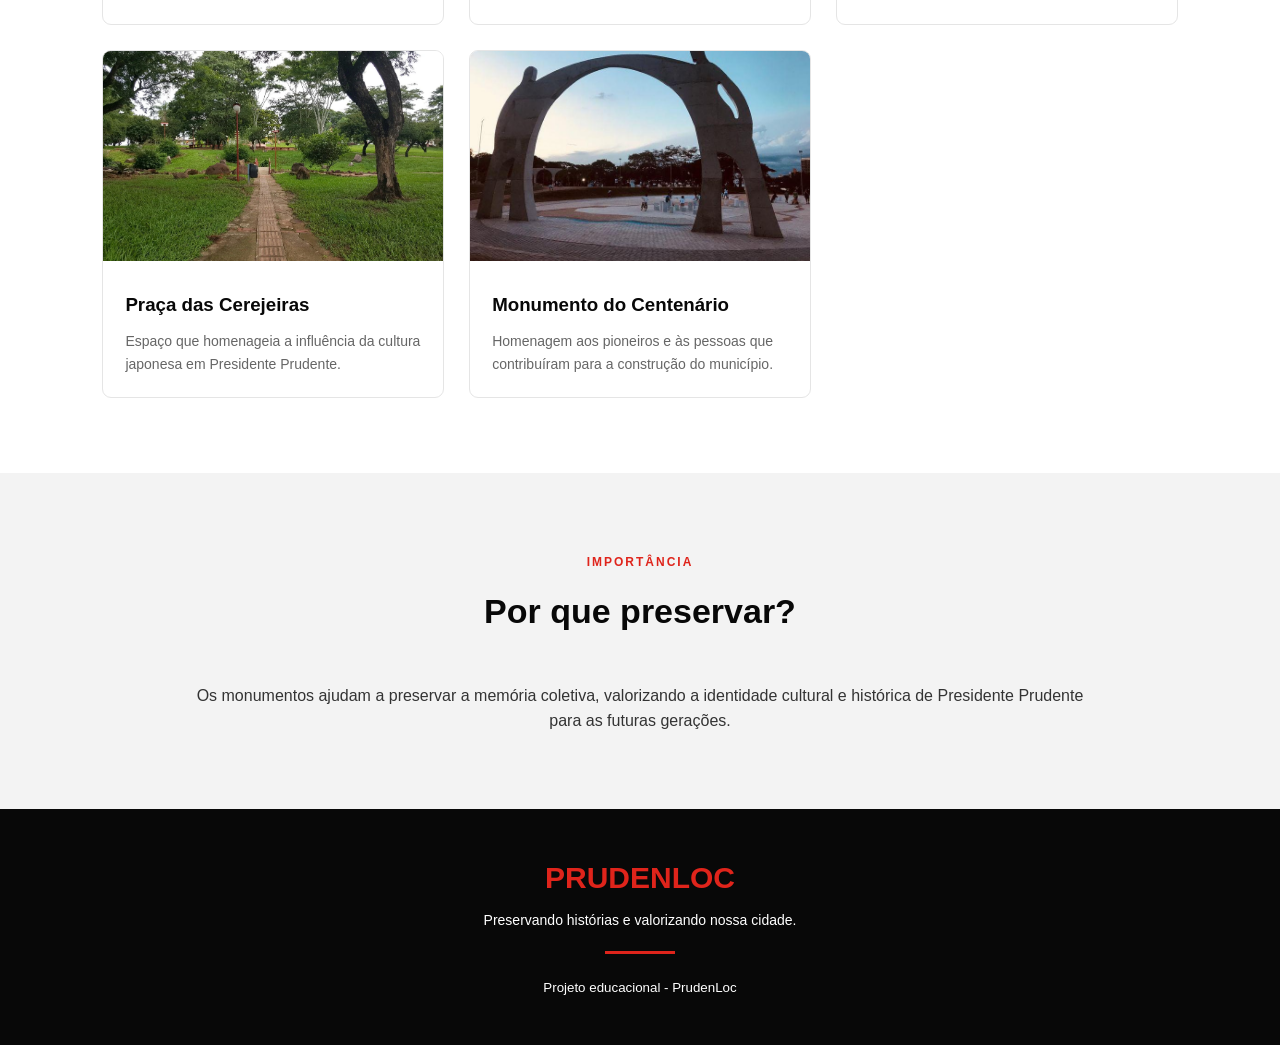
<file: monumentos.html>
<!DOCTYPE html>
<html lang="pt-BR">

<head>

    <meta charset="UTF-8">

    <meta name="viewport"
          content="width=device-width, initial-scale=1.0">

    <title>PrudenLoc | Monumentos</title>

    <link rel="stylesheet"
          href="css/style.css">

</head>

<body>

    <header class="header">

        <div class="logo">
            <span>PRUDEN</span><span class="logo-red">LOC</span>
            <small>Presidente Prudente - SP</small>
        </div>

        <button class="menu-toggle" id="menuToggle">
            ☰
        </button>

        <nav class="navbar" id="navbar">

            <a href="index.html">Início</a>
            <a href="historia.html">História</a>
            <a href="monumentos.html">Monumentos</a>
            <a href="cultura.html">Cultura</a>
            <a href="eventos.html">Eventos</a>
            <a href="comunicacao.html">Comunicação</a>

        </nav>

    </header>

    <section class="hero">

        <div class="hero-content">

            <span class="tag">
                MEMÓRIA E PATRIMÔNIO
            </span>

            <h1>
                Monumentos de Presidente Prudente
            </h1>

            <p>
                Conheça os monumentos, praças e espaços
                históricos que preservam a memória da cidade.
            </p>

        </div>

    </section>

    <section class="section">

        <div class="section-heading">

            <span>
                PATRIMÔNIO HISTÓRICO
            </span>

            <h2>
                Monumentos da Cidade
            </h2>

            <p>
                Lugares que ajudam a contar a história prudentina.
            </p>

        </div>

        <div class="cards">

            <article class="card">

                <img src="./img/catedrala-dentro.webp"
                     alt="Catedral São Sebastião">

                <div class="card-content">

                    <h3>
                        Catedral São Sebastião
                    </h3>

                    <p>
                        Um dos principais símbolos da cidade.
                        Sua história acompanha o desenvolvimento
                        de Presidente Prudente desde os primeiros anos.
                    </p>

                </div>

            </article>

            <article class="card">

                <img src="./img/museu.jpg"
                     alt="Museu Histórico">

                <div class="card-content">

                    <h3>
                        Museu e Arquivo Histórico
                    </h3>

                    <p>
                        Preserva documentos, fotografias e
                        objetos importantes da história local.
                    </p>

                </div>

            </article>

            <article class="card">

                <img src="./img/praça.jpg"
                     alt="Praça 9 de Julho">

                <div class="card-content">

                    <h3>
                        Praça 9 de Julho
                    </h3>

                    <p>
                        Um dos espaços públicos mais conhecidos
                        da cidade e palco de diversos eventos.
                    </p>

                </div>

            </article>

            <article class="card">

                <img src="./img/pq do pv.jpg"
                     alt="Parque do Povo">

                <div class="card-content">

                    <h3>
                        Parque do Povo
                    </h3>

                    <p>
                        Principal área de lazer da cidade,
                        utilizada para caminhadas, eventos
                        e atividades esportivas.
                    </p>

                </div>

            </article>

            <article class="card">

                <img src="./img/city das kids.webp"
                     alt="Cidade da Criança">

                <div class="card-content">

                    <h3>
                        Cidade da Criança
                    </h3>

                    <p>
                        Importante complexo turístico
                        frequentado por moradores e visitantes.
                    </p>

                </div>

            </article>

            <article class="card">

                <img src="./img/cristo.jpg"
                     alt="Cristo Redentor">

                <div class="card-content">

                    <h3>
                        Cristo Redentor
                    </h3>

                    <p>
                        Monumento religioso que se tornou
                        uma referência visual da cidade.
                    </p>

                </div>

            </article>

            <article class="card">

                <img src="./img/cerejas.webp"
                     alt="Praça das Cerejeiras">

                <div class="card-content">

                    <h3>
                        Praça das Cerejeiras
                    </h3>

                    <p>
                        Espaço que homenageia a influência
                        da cultura japonesa em Presidente Prudente.
                    </p>

                </div>

            </article>

            <article class="card">

                <img src="./img/centenario estatua.jpg"
                     alt="Monumento do Centenário">

                <div class="card-content">

                    <h3>
                        Monumento do Centenário
                    </h3>

                    <p>
                        Homenagem aos pioneiros e às pessoas
                        que contribuíram para a construção
                        do município.
                    </p>

                </div>

            </article>

        </div>

    </section>

    <section class="section events-section">

        <div class="section-heading">

            <span>
                IMPORTÂNCIA
            </span>

            <h2>
                Por que preservar?
            </h2>

        </div>

        <p style="text-align:center; max-width:900px; margin:auto;">

            Os monumentos ajudam a preservar a memória coletiva,
            valorizando a identidade cultural e histórica de
            Presidente Prudente para as futuras gerações.

        </p>

    </section>

    <footer class="footer">

        <h2>PRUDENLOC</h2>

        <p>
            Preservando histórias e valorizando nossa cidade.
        </p>

        <div class="footer-line"></div>

        <small>
            Projeto educacional - PrudenLoc
        </small>

    </footer>

    <script src="js/script.js"></script>

</body>

</html>
</file>
<file: css/style.css>
/* CONFIGURAÇÕES GERAIS */
* {

    margin: 0;

    padding: 0;

    box-sizing: border-box;

    scroll-behavior: smooth;

}
 
:root {

    --vermelho: #DF241B;

    --preto: #080808;

    --branco: #FFFFFF;

    --cinza: #F3F3F3;

    --verde: #218344;

    --texto: #333333;

}
 
body {

    font-family: Arial, Helvetica, sans-serif;

    background: var(--branco);

    color: var(--texto);

    line-height: 1.6;

}
 
/* CABEÇALHO */

.header {

    background: var(--branco);

    min-height: 85px;

    padding: 15px 7%;

    display: flex;

    align-items: center;

    justify-content: space-between;

    gap: 20px;

    border-bottom: 4px solid var(--vermelho);

    position: sticky;

    top: 0;

    z-index: 1000;

    box-shadow: 0 2px 10px #00000012;

}
 
.logo {

    font-size: 26px;

    font-weight: 900;

    color: var(--preto);

    line-height: 1.1;

}
 
.logo-red {

    color: var(--vermelho);

}
 
.logo small {

    display: block;

    font-size: 10px;

    letter-spacing: 1px;

    font-weight: normal;

}
 
.navbar {

    display: flex;

    align-items: center;

    gap: 25px;

}
 
.navbar a {

    color: var(--preto);

    text-decoration: none;

    font-size: 14px;

    font-weight: bold;

    transition: 0.3s;

}
 
.navbar a:hover {

    color: var(--vermelho);

}
 
.menu-toggle {

    display: none;

    background: var(--vermelho);

    color: white;

    border: none;

    padding: 9px 13px;

    border-radius: 5px;

    font-size: 22px;

    cursor: pointer;

}
 
/* INÍCIO */
.hero {
    min-height: 550px;

    background:
        linear-gradient(
            rgba(0, 0, 0, .70),
            rgba(0, 0, 0, .55)
        ),
        url("../img/geral-bonitona.jpg");

    background-size: cover;
    background-position: center;
    background-repeat: no-repeat;

    display: flex;
    align-items: center;
    padding: 70px 10%;
    color: white;
    position: relative;
}
 
.hero-content {

    max-width: 650px;

}
 
.tag {

    display: inline-block;

    color: white;

    background: var(--vermelho);

    padding: 7px 13px;

    font-size: 12px;

    letter-spacing: 2px;

    font-weight: bold;

    border-radius: 3px;

}
 
.hero h1 {

    font-size: clamp(38px, 5vw, 62px);

    line-height: 1.1;

    margin: 22px 0;

}
 
.hero p {

    font-size: 18px;

    margin-bottom: 30px;

    max-width: 560px;

}
 
.btn {

    display: inline-block;

    background: var(--vermelho);

    color: white;

    text-decoration: none;

    border: none;

    padding: 14px 25px;

    border-radius: 5px;

    font-weight: bold;

    font-size: 15px;

    cursor: pointer;

    transition: 0.3s;

}
 
.btn:hover {

    background: #AC1711;

    transform: translateY(-2px);

}
 
/* APRESENTAÇÃO */

.introducao {

    text-align: center;

    padding: 75px 15%;

}
 
.introducao h2 {

    color: var(--preto);

    font-size: 32px;

    margin-bottom: 20px;

}
 
.introducao p {

    max-width: 850px;

    margin: auto;

    font-size: 17px;

}
 
/* SEÇÕES */

.section {

    padding: 75px 8%;

}
 
.section-heading {

    text-align: center;

    margin-bottom: 45px;

}
 
.section-heading span {

    color: var(--vermelho);

    font-size: 12px;

    font-weight: bold;

    letter-spacing: 2px;

}
 
.section-heading h2 {

    color: var(--preto);

    font-size: 34px;

    margin: 10px 0;

}
 
.section-heading p {

    color: #666;

}
 
/* CARDS */

.cards {

    display: grid;

    grid-template-columns: repeat(3, 1fr);

    gap: 25px;

}
 
.card {

    background: white;

    border-radius: 9px;

    overflow: hidden;

    border: 1px solid #E5E5E5;

    transition: 0.3s;

}
 
.card:hover {

    transform: translateY(-6px);

    box-shadow: 0 10px 25px #00000015;

}
 
.card img {

    width: 100%;

    height: 210px;

    object-fit: cover;

}
 
.card-content {

    padding: 22px;

}
 
.card-content h3,

.card h3 {

    color: var(--preto);

    margin-bottom: 10px;

}
 
.card-content p,

.card p {

    color: #666;

    font-size: 14px;

}
 
.card-content .location {

    display: block;

    margin-top: 12px;

    color: var(--vermelho);

    font-size: 12px;

    font-weight: bold;

}
 
/* HISTÓRIA */

.history-section {

    background: var(--cinza);

}
 
.history-content {

    display: grid;

    grid-template-columns: 1fr 1fr;

    gap: 50px;

    align-items: start;

}
 
.history-content h3 {

    font-size: 24px;

    margin-bottom: 15px;

    color: var(--preto);

}
 
.history-content p {

    margin-bottom: 15px;

}
 
.neighborhood-box {

    background: white;

    padding: 25px;

    border-radius: 10px;

    border-top: 5px solid var(--vermelho);

}
 
.neighborhood-box input {

    width: 100%;

    padding: 13px;

    margin: 12px 0;

    border: 1px solid #CCC;

    border-radius: 5px;

}
 
.bairro-list {

    max-height: 260px;

    overflow-y: auto;

}
 
.bairro-item {

    padding: 10px;

    border-bottom: 1px solid #EEE;

    font-size: 14px;

}
 
/* CULTURA */

.culture-card {

    padding: 28px;

    border-top: 4px solid var(--vermelho);

}
 
.culture-icon {

    font-size: 38px;

    margin-bottom: 12px;

}
 
/* EVENTOS */

.events-section {

    background: var(--cinza);

}
 
.event-notice {

    background: white;

    padding: 25px;

    border-left: 5px solid var(--vermelho);

    border-radius: 5px;

    margin-bottom: 30px;

}
 
.event-notice p {

    margin: 8px 0;

}
 
/* COMUNICAÇÃO */

.communication-box {

    max-width: 700px;

    margin: auto;

    background: var(--cinza);

    padding: 35px;

    border-radius: 10px;

    border-top: 5px solid var(--vermelho);

}
 
.communication-box form {

    display: flex;

    flex-direction: column;

    gap: 12px;

}
 
.communication-box label {

    font-weight: bold;

    color: var(--preto);

}
 
.communication-box input,

.communication-box select,

.communication-box textarea {

    width: 100%;

    padding: 14px;

    border: 1px solid #CCC;

    border-radius: 5px;

    font-family: inherit;

    font-size: 14px;

}
 
.communication-box input:focus,

.communication-box select:focus,

.communication-box textarea:focus {

    outline: 2px solid var(--vermelho);

    border-color: transparent;

}
 
.privacy-note {

    color: #666;

    font-size: 12px;

}
 
#feedback {

    font-weight: bold;

    font-size: 14px;

}
 
/* RODAPÉ */

.footer {

    background: var(--preto);

    color: white;

    text-align: center;

    padding: 45px 20px;

}
 
.footer h2 {

    color: var(--vermelho);

    font-size: 30px;

}
 
.footer p {

    margin: 7px;

    font-size: 14px;

}
 
.footer-line {

    width: 70px;

    height: 3px;

    background: var(--vermelho);

    margin: 20px auto;

}
 
/* CELULARES E TABLETS */

@media (max-width: 900px) {

    .header {

        padding: 15px 5%;

    }
 
    .menu-toggle {

        display: block;

    }
 
    .navbar {

        display: none;

        position: absolute;

        top: 100%;

        left: 0;

        width: 100%;

        background: white;

        flex-direction: column;

        gap: 0;

        box-shadow: 0 5px 10px #00000015;

    }
 
    .navbar.active {

        display: flex;

    }
 
    .navbar a {

        padding: 15px;

        width: 100%;

        text-align: center;

        border-bottom: 1px solid #EEE;

    }
 
    .cards {

        grid-template-columns: repeat(2, 1fr);

    }
 
    .history-content {

        grid-template-columns: 1fr;

    }

}
 
@media (max-width: 600px) {

    .hero {

        min-height: 470px;

        padding: 50px 7%;

    }
 
    .hero h1 {

        font-size: 40px;

    }
 
    .hero p {

        font-size: 15px;

    }
 
    .cards {

        grid-template-columns: 1fr;

    }
 
    .section {

        padding: 55px 6%;

    }
 
    .section-heading h2 {

        font-size: 27px;

    }
 
    .introducao {

        padding: 55px 7%;

    }
 
    .communication-box {

        padding: 22px;

    }

}
/* =====================================
   MELHORIAS PRUDENLOC 2.0
===================================== */

/* HERO */

.hero {
    position: relative;
    min-height: 550px;
    display: flex;
    align-items: center;
    color: white;
}

.hero-content {
    position: relative;
    z-index: 2;
}

.hero::before {
    content: "";
    position: absolute;
    inset: 0;

    background:
        linear-gradient(
            rgba(0,0,0,.70),
            rgba(0,0,0,.55)
        );
}

/* =====================================
   BUSCA DE BAIRROS
===================================== */

.busca-bairro {
    width: 100%;
    padding: 15px;
    border: 2px solid #ddd;
    border-radius: 8px;
    margin-bottom: 30px;
    font-size: 16px;
}

.busca-bairro:focus {
    outline: none;
    border-color: var(--vermelho);
}

/* =====================================
   GRID BAIRROS
===================================== */

.bairros-grid {

    display: grid;

    grid-template-columns:
        repeat(auto-fit,
        minmax(280px,1fr));

    gap: 25px;

    margin-top: 30px;
}

.bairro-card {

    background: white;

    border-radius: 12px;

    padding: 25px;

    border-top: 5px solid var(--vermelho);

    box-shadow:
        0 4px 12px rgba(0,0,0,.08);

    transition: .3s;
}

.bairro-card:hover {

    transform:
        translateY(-6px);

    box-shadow:
        0 10px 22px rgba(0,0,0,.15);
}

.bairro-card h3 {

    color: var(--preto);

    margin-bottom: 10px;
}

.bairro-card p {

    color: #555;
}

.bairro-card details {

    margin-top: 15px;
}

.bairro-card summary {

    cursor: pointer;

    color: var(--vermelho);

    font-weight: bold;
}

.bairro-card details p {

    margin-top: 15px;
    line-height: 1.7;
}

/* =====================================
   GALERIA
===================================== */

.galeria-grid {

    display: grid;

    grid-template-columns:
        repeat(auto-fit,
        minmax(250px,1fr));

    gap: 25px;
}

.galeria-grid img {

    width: 100%;

    height: 240px;

    object-fit: cover;

    border-radius: 12px;

    transition: .3s;
}

.galeria-grid img:hover {

    transform: scale(1.03);
}

/* =====================================
   ESTATÍSTICAS
===================================== */

.numeros-grid {

    display: grid;

    grid-template-columns:
        repeat(auto-fit,
        minmax(220px,1fr));

    gap: 25px;
}

.numero-card {

    background: white;

    text-align: center;

    padding: 35px;

    border-radius: 12px;

    box-shadow:
        0 5px 15px rgba(0,0,0,.08);

    transition: .3s;
}

.numero-card:hover {

    transform:
        translateY(-5px);
}

.numero-card h3 {

    font-size: 42px;

    color: var(--vermelho);

    margin-bottom: 10px;
}

.numero-card p {

    color: #666;
}

/* =====================================
   EVENTOS
===================================== */

.event-card {

    background: white;

    border-radius: 12px;

    padding: 25px;

    border-left: 5px solid var(--vermelho);

    box-shadow:
        0 5px 15px rgba(0,0,0,.08);

    transition: .3s;
}

.event-card:hover {

    transform:
        translateY(-5px);
}

.event-card h3 {

    color: var(--preto);

    margin-bottom: 10px;
}

.event-card span {

    display: block;

    margin-top: 10px;

    font-size: 13px;

    color: var(--vermelho);

    font-weight: bold;
}

/* =====================================
   FORMULÁRIO
===================================== */

.communication-box {

    box-shadow:
        0 8px 20px rgba(0,0,0,.10);
}

.communication-box input,
.communication-box select,
.communication-box textarea {

    transition: .3s;
}

.communication-box input:focus,
.communication-box select:focus,
.communication-box textarea:focus {

    transform:
        translateY(-2px);
}

/* =====================================
   BOTÕES
===================================== */

.btn {

    transition: .3s ease;
}

.btn:hover {

    transform:
        translateY(-3px);

    box-shadow:
        0 6px 15px rgba(223,36,27,.30);
}

/* =====================================
   IMAGENS DOS CARDS
===================================== */

.card img {

    transition: .4s;
}

.card:hover img {

    transform: scale(1.04);
}

/* =====================================
   SCROLLBAR
===================================== */

::-webkit-scrollbar {

    width: 8px;
}

::-webkit-scrollbar-track {

    background: #f0f0f0;
}

::-webkit-scrollbar-thumb {

    background: var(--vermelho);

    border-radius: 10px;
}

/* =====================================
   RESPONSIVO
===================================== */

@media(max-width:768px){

    .hero {

        min-height: 420px;

        text-align: center;
    }

    .hero h1 {

        font-size: 35px;
    }

    .numero-card h3 {

        font-size: 34px;
    }

}

@media(max-width:500px){

    .hero h1 {

        font-size: 30px;
    }

    .section {

        padding: 50px 5%;
    }

}
</file>
